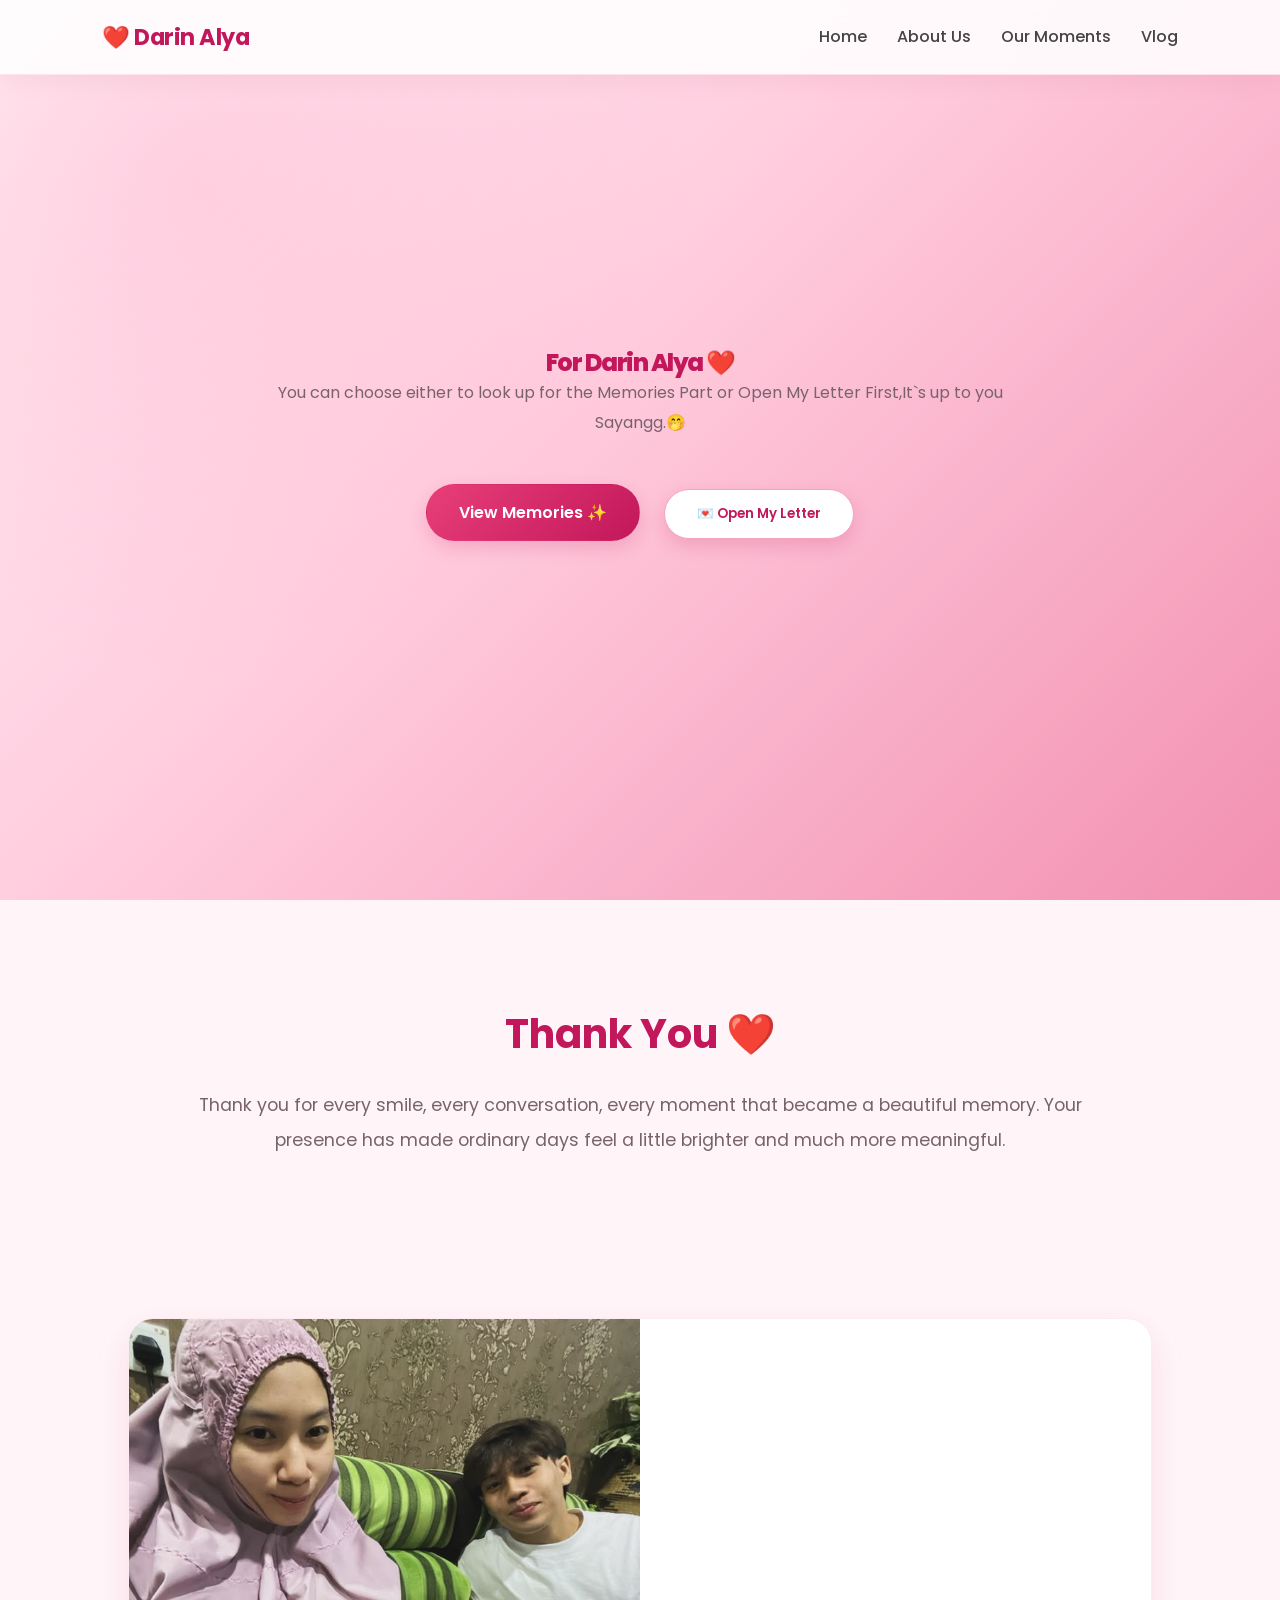
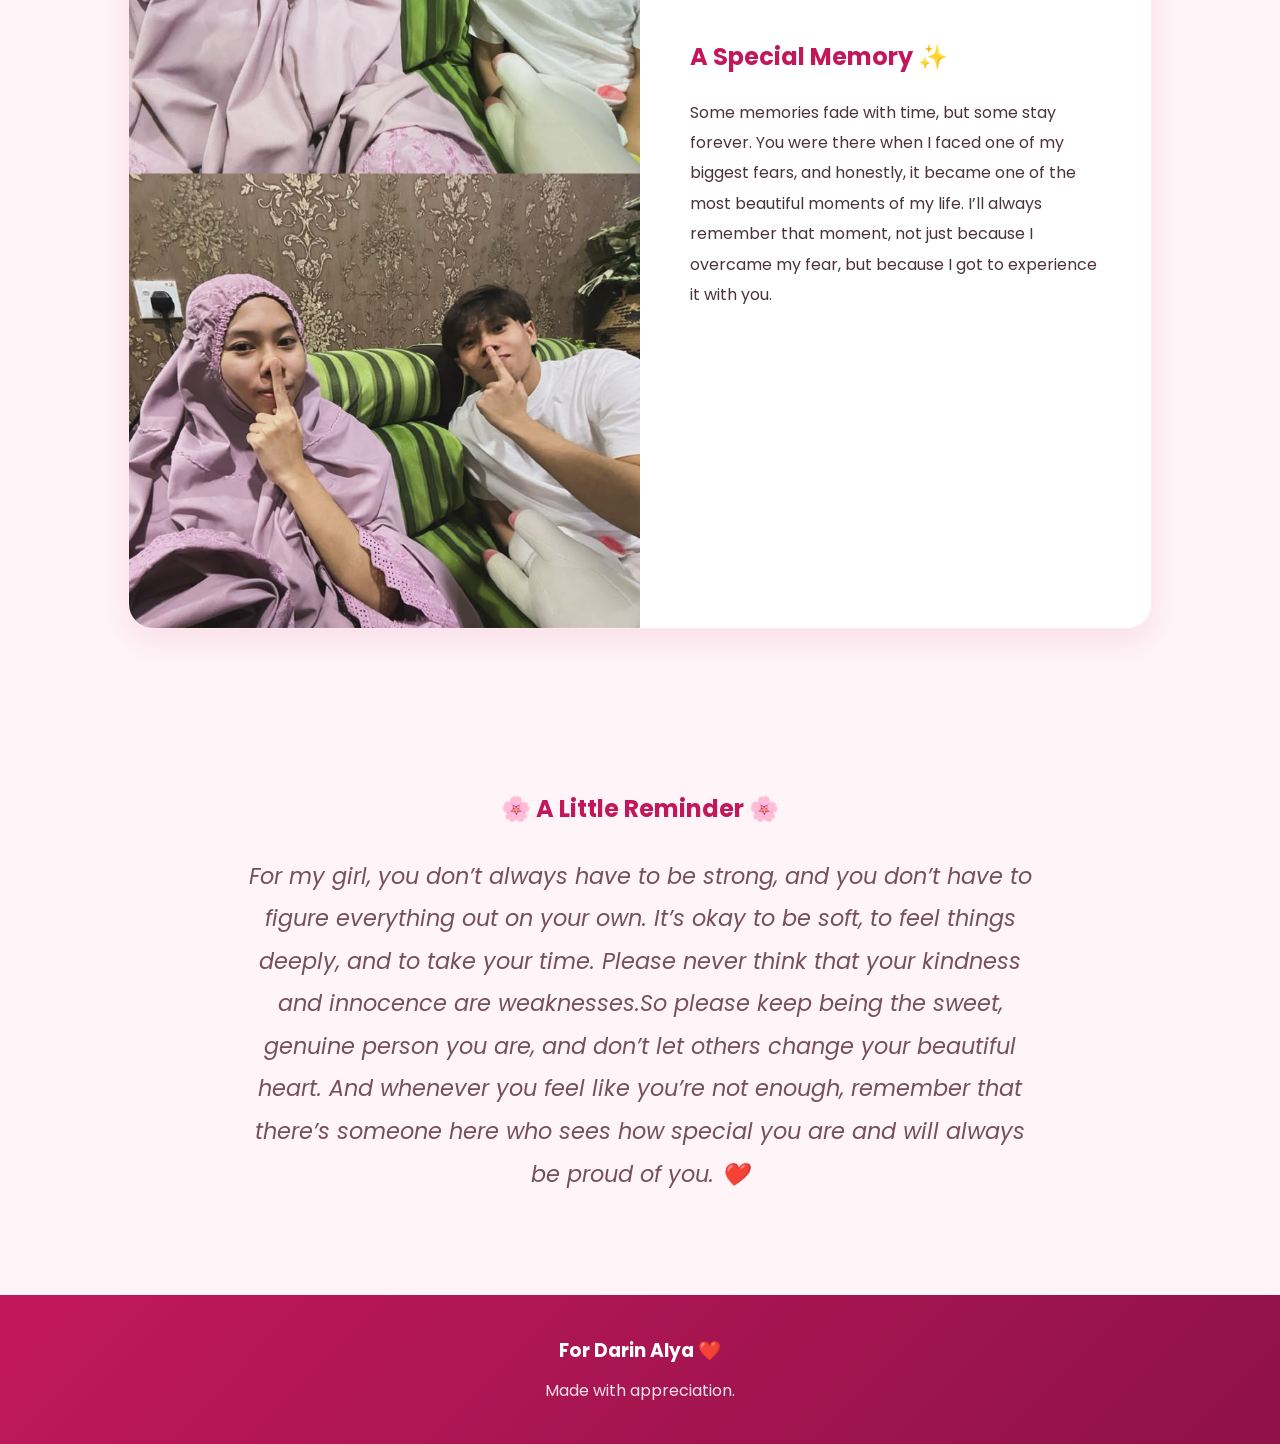
<file: index.html>
<!DOCTYPE html>
<html lang="en">

<head>
    <meta charset="UTF-8">
    <meta name="viewport" content="width=device-width, initial-scale=1.0">

    <title>For Darin Alya ❤️</title>

    <link href="https://fonts.googleapis.com/css2?family=Poppins:wght@300;400;500;600;700&display=swap"
        rel="stylesheet">

    <link rel="stylesheet" href="CSS/styleD.css">
</head>

<body>

    <!-- Floating Hearts -->
    <div class="hearts-container"></div>

    <!-- Navbar -->
    <nav class="navbar">

        <div class="logo">
            ❤️ Darin Alya
        </div>

        <ul class="nav-links" id="navLinks">
            <li><a href="/MyLovee/">Home</a></li>
            <li><a href="AboutUS.html">About Us</a></li>
            <li><a href="OurMoments.html">Our Moments</a></li>
            <li><a href="Vlog.html">Vlog</a></li>
        </ul>

        <div class="hamburger" id="hamburger">
            ☰
        </div>

    </nav>

    <!-- Hero Section -->
    <section class="hero">

        <div class="hero-overlay"></div>

        <div class="hero-content">

            <h1 class="fade-in">
                For Darin Alya ❤️
            </h1>

            <p class="fade-in delay-1">
                You can choose either to look up for the Memories Part or Open My Letter First,It`s up to you Sayangg.🤭
            </p>

            <div class="hero-buttons fade-in delay-2">

                <a href="OurMoments.html" class="btn">
                    View Memories ✨
                </a>

                <button class="btn btn-secondary" id="openLetter">
                    💌 Open My Letter
                </button>

            </div>

        </div>

    </section>

    <!-- Appreciation Section -->
    <section class="section reveal">

        <div class="container">

            <h2>Thank You ❤️</h2>

            <p class="section-text">
                Thank you for every smile,
                every conversation,
                every moment that became
                a beautiful memory.

                Your presence has made ordinary days
                feel a little brighter and much more meaningful.
            </p>

        </div>

    </section>

    <!-- Featured Memory -->
    <section class="memory-section reveal">

        <div class="memory-card">

            <img src="images/special moment.jpeg" alt="Memory">

            <div class="memory-content">

                <h2>A Special Memory ✨</h2>

                <p>
                    Some memories fade with time,
                    but some stay forever.
                    
                    You were there when I faced one of my biggest fears, and honestly, it became one of the most beautiful moments of my life.

                    I’ll always remember that moment, not just because I overcame my fear, but because I got to experience it with you.
                </p>

            </div>

        </div>

    </section>

    <!-- Quote Section -->
    <section class="quote-section reveal">

        <h2>🌸 A Little Reminder 🌸</h2>

        <blockquote>
            For my girl, you don’t always have to be strong, and you don’t have to figure everything out on your own. It’s okay to be soft, to feel things deeply, and to take your time.

            Please never think that your kindness and innocence are weaknesses.So please keep being the sweet, genuine person you are, and don’t let others change your beautiful heart.

            And whenever you feel like you’re not enough, remember that there’s someone here who sees how special you are and will always be proud of you. ❤️

        </blockquote>

    </section>

    <!-- Footer -->
    <footer>

        <h3>For Darin Alya ❤️</h3>

        <p>
            Made with appreciation.

    </footer>

    <!-- Letter Modal -->
    <div class="modal" id="letterModal">

        <div class="modal-content">

            <span class="close-btn" id="closeLetter">
                &times;
            </span>

            <h2>💌 Dear Darin Alya</h2>

            <p>
              It`s quite rare right Sayangg to have a letter from me from the website I truly made just for you?Hehe.So kmk mok kaka biasa jak rh sitok hehe.Mek sktauk senanya cmne mok pdh cmne polah kmk rsa salu mok ngga ktk,maybe sebab cara ktk senyum,cara ktk yapping, or simple dengan the way you carries yourself.Little things yang ktk sndrik x pernah fikir penting,somehow mek salu perasan or gago.

              Kadang-kadang nampak dari jaoh pun,dh tauk dpt polah kmk better and Sayangg is really someone kmk salu proud.Not just that,I want to make you feel seen,I want you to feel loved and I hope you will stay with your clingy and dramatic side.

              And the funny part is, You probably has no idea how much your existence menas to someone,ktk just being dirik sndrik,ya more than enough.

              I always pray that "Protect her in the places i could never reach,make her smile on the days i was not there to see it and i prayed for the wounds you never told me about,tears or anything".Loving you is not a burden Sayangg but is my desire and responsibility.Take Care Darin Alya.I love You!

                ❤️
            </p>

        </div>

    </div>

    <script>
    document.getElementById("openLetter").addEventListener("click", function() {
        document.getElementById("letterModal").style.display = "flex";
    });

    document.getElementById("closeLetter").addEventListener("click", function() {
        document.getElementById("letterModal").style.display = "none";
    });
    </script>

    <script src="Javascript/script.js"></script>

</body>

</html>
</file>
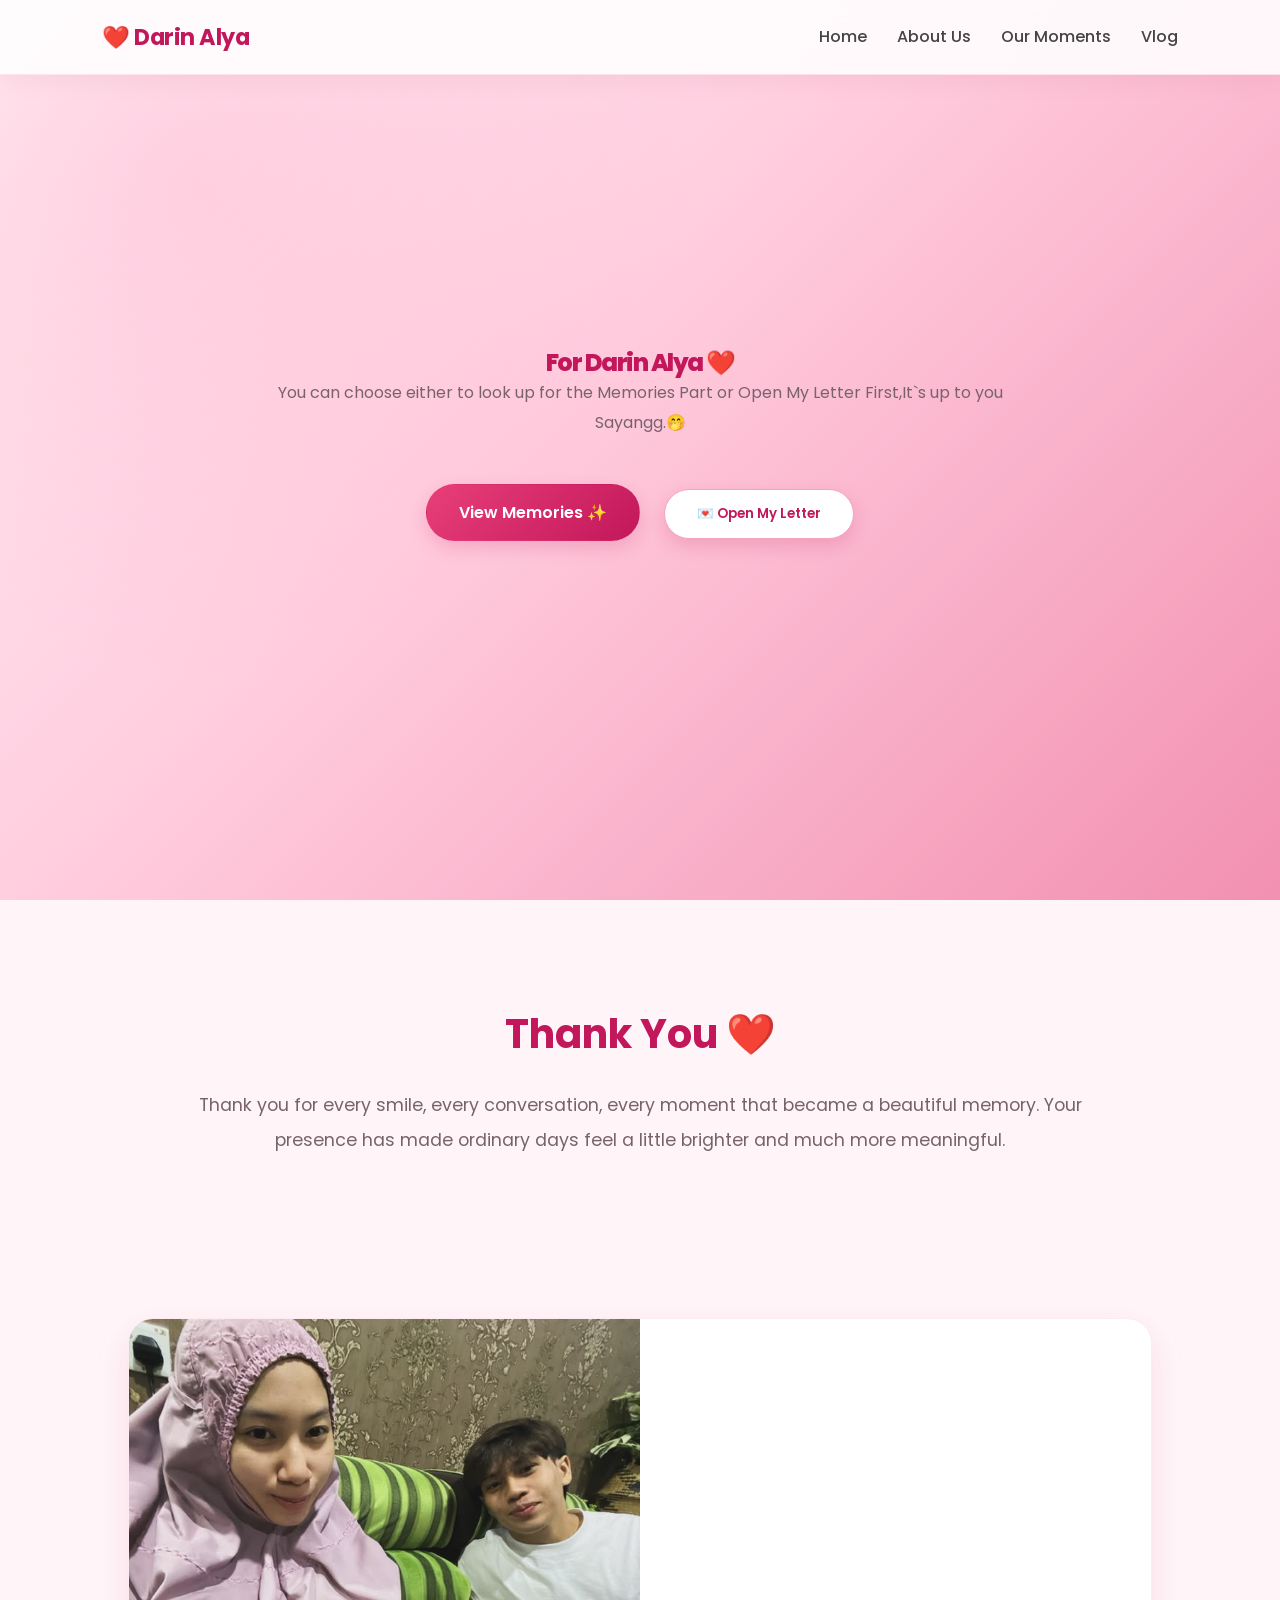
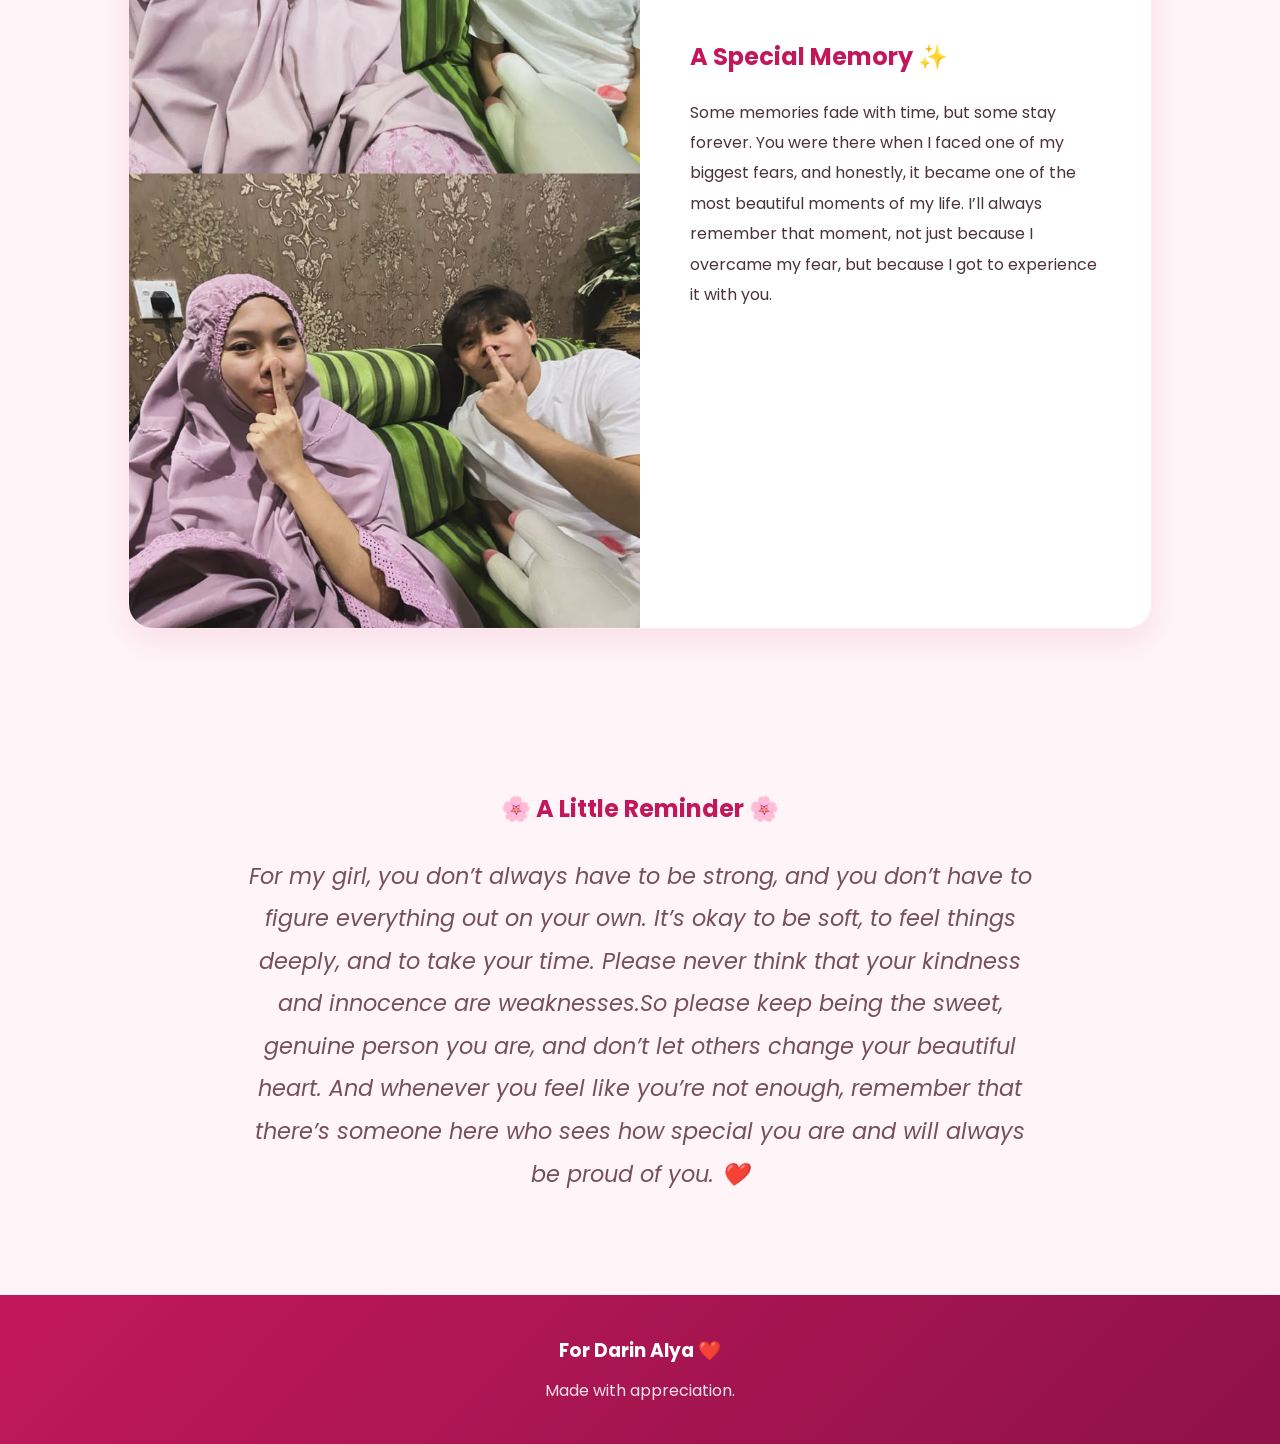
<file: Index.html>
<!DOCTYPE html>
<html lang="en">

<head>
    <meta charset="UTF-8">
    <meta name="viewport" content="width=device-width, initial-scale=1.0">

    <title>For Darin Alya ❤️</title>

    <link href="https://fonts.googleapis.com/css2?family=Poppins:wght@300;400;500;600;700&display=swap"
        rel="stylesheet">

    <link rel="stylesheet" href="CSS/styleD.css">
</head>

<body>

    <!-- Floating Hearts -->
    <div class="hearts-container"></div>

    <!-- Navbar -->
    <nav class="navbar">

        <div class="logo">
            ❤️ Darin Alya
        </div>

        <ul class="nav-links" id="navLinks">
            <li><a href="IndexD.html">Home</a></li>
            <li><a href="AboutUS.html">About Us</a></li>
            <li><a href="OurMoments.html">Our Moments</a></li>
            <li><a href="Vlog.html">Vlog</a></li>
        </ul>

        <div class="hamburger" id="hamburger">
            ☰
        </div>

    </nav>

    <!-- Hero Section -->
    <section class="hero">

        <div class="hero-overlay"></div>

        <div class="hero-content">

            <h1 class="fade-in">
                For Darin Alya ❤️
            </h1>

            <p class="fade-in delay-1">
                You can choose either to look up for the Memories Part or Open My Letter First,It`s up to you Sayangg.🤭
            </p>

            <div class="hero-buttons fade-in delay-2">

                <a href="OurMoments.html" class="btn">
                    View Memories ✨
                </a>

                <button class="btn btn-secondary" id="openLetter">
                    💌 Open My Letter
                </button>

            </div>

        </div>

    </section>

    <!-- Appreciation Section -->
    <section class="section reveal">

        <div class="container">

            <h2>Thank You ❤️</h2>

            <p class="section-text">
                Thank you for every smile,
                every conversation,
                every moment that became
                a beautiful memory.

                Your presence has made ordinary days
                feel a little brighter and much more meaningful.
            </p>

        </div>

    </section>

    <!-- Featured Memory -->
    <section class="memory-section reveal">

        <div class="memory-card">

            <img src="images\special moment.jpeg" alt="Memory">

            <div class="memory-content">

                <h2>A Special Memory ✨</h2>

                <p>
                    Some memories fade with time,
                    but some stay forever.
                    
                    You were there when I faced one of my biggest fears, and honestly, it became one of the most beautiful moments of my life.

                    I’ll always remember that moment, not just because I overcame my fear, but because I got to experience it with you.
                </p>

            </div>

        </div>

    </section>

    <!-- Quote Section -->
    <section class="quote-section reveal">

        <h2>🌸 A Little Reminder 🌸</h2>

        <blockquote>
            For my girl, you don’t always have to be strong, and you don’t have to figure everything out on your own. It’s okay to be soft, to feel things deeply, and to take your time.

            Please never think that your kindness and innocence are weaknesses.So please keep being the sweet, genuine person you are, and don’t let others change your beautiful heart.

            And whenever you feel like you’re not enough, remember that there’s someone here who sees how special you are and will always be proud of you. ❤️

        </blockquote>

    </section>

    <!-- Footer -->
    <footer>

        <h3>For Darin Alya ❤️</h3>

        <p>
            Made with appreciation.

    </footer>

    <!-- Letter Modal -->
    <div class="modal" id="letterModal">

        <div class="modal-content">

            <span class="close-btn" id="closeLetter">
                &times;
            </span>

            <h2>💌 Dear Darin Alya</h2>

            <p>
              It`s quite rare right Sayangg to have a letter from me from the website I truly made just for you?Hehe.So kmk mok kaka biasa jak rh sitok hehe.Mek sktauk senanya cmne mok pdh cmne polah kmk rsa salu mok ngga ktk,maybe sebab cara ktk senyum,cara ktk yapping, or simple dengan the way you carries yourself.Little things yang ktk sndrik x pernah fikir penting,somehow mek salu perasan or gago.

              Kadang-kadang nampak dari jaoh pun,dh tauk dpt polah kmk better and Sayangg is really someone kmk salu proud.Not just that,I want to make you feel seen,I want you to feel loved and I hope you will stay with your clingy and dramatic side.
              
              And the funny part is, You probably has no idea how much your existence menas to someone,ktk just being dirik sndrik,ya more than enough.

              I always pray that "Protect her in the places i could never reach,make her smile on the days i was not there to see it and i prayed for the wounds you never told me about,tears or anything".Loving you is not a burden Sayangg but is my desire and responsibility.Take Care Darin Alya.I love You!

                ❤️
            </p>

        </div>

    </div>

    <script>
    document.getElementById("openLetter").addEventListener("click", function() {
        document.getElementById("letterModal").style.display = "flex";
    });

    document.getElementById("closeLetter").addEventListener("click", function() {
        document.getElementById("letterModal").style.display = "none";
    });
    </script>

    <script src="Javascript/script.js"></script>

</body>

</html>
</file>
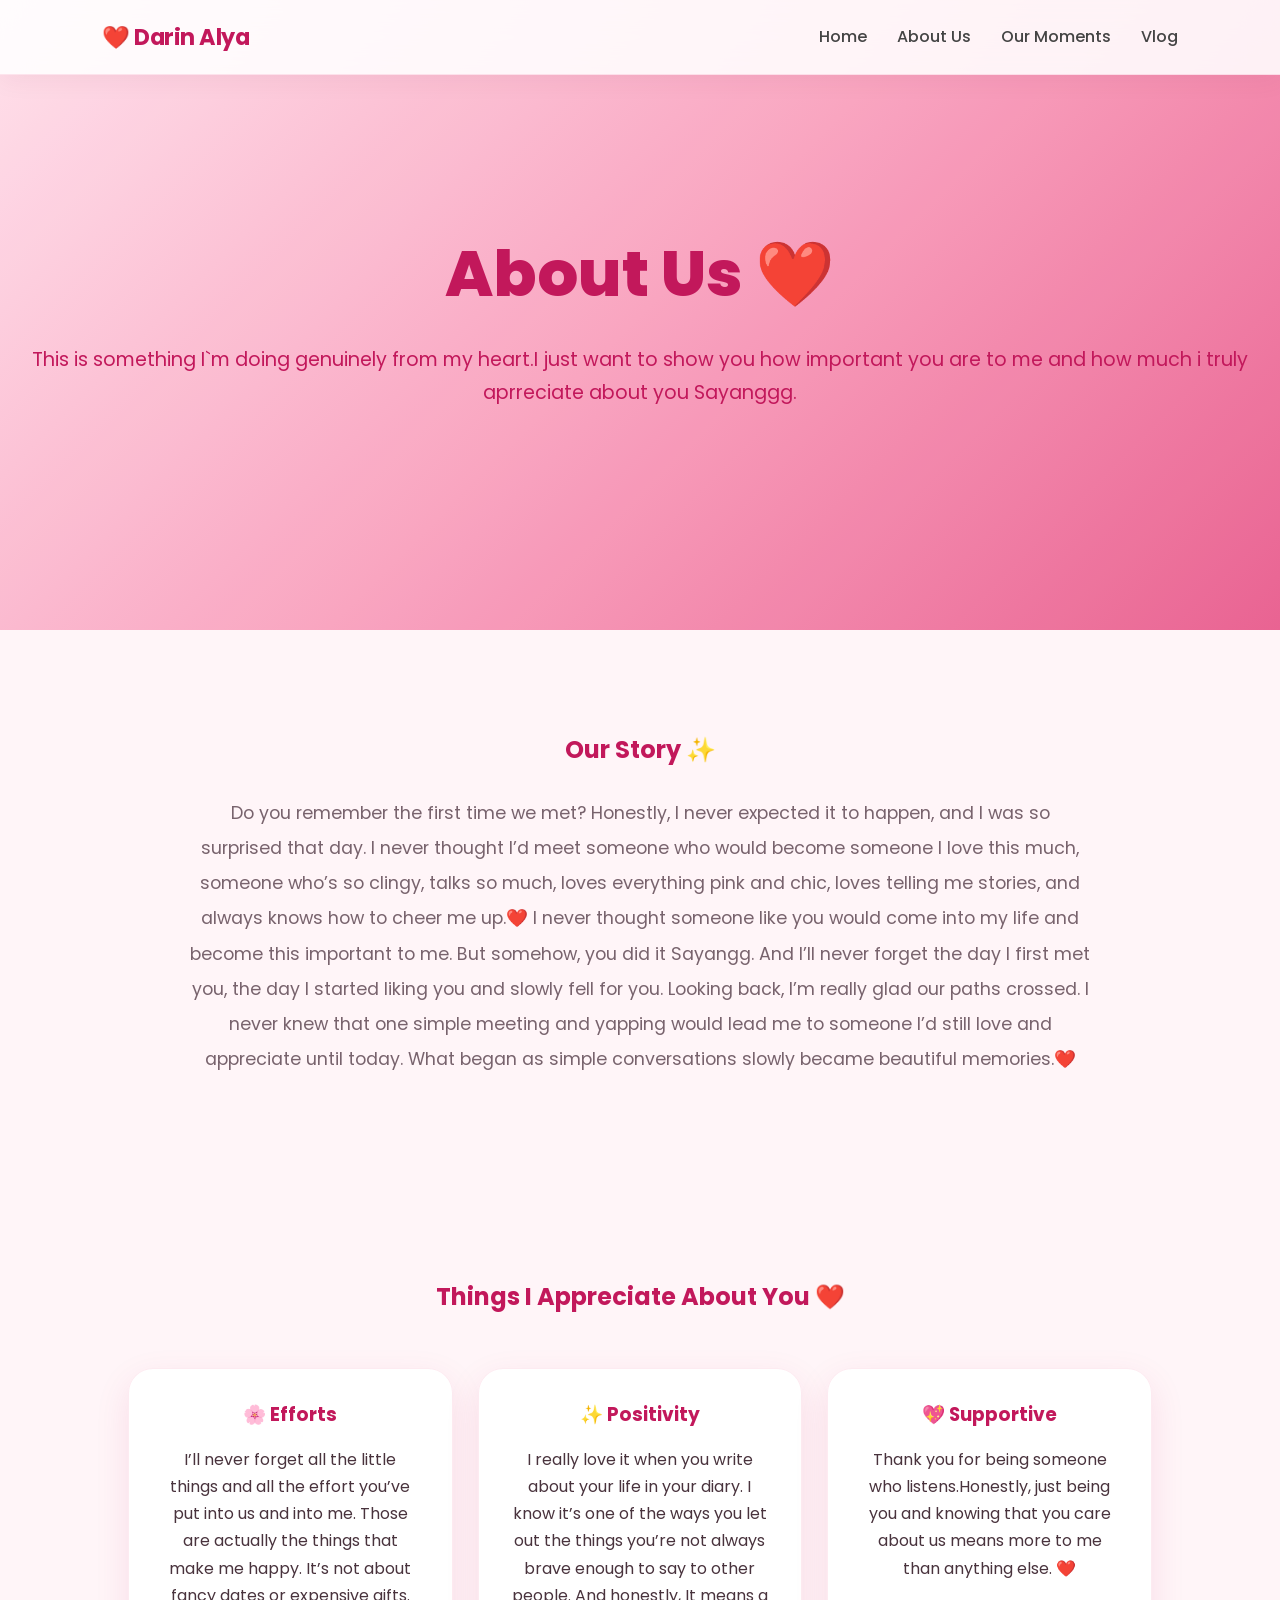
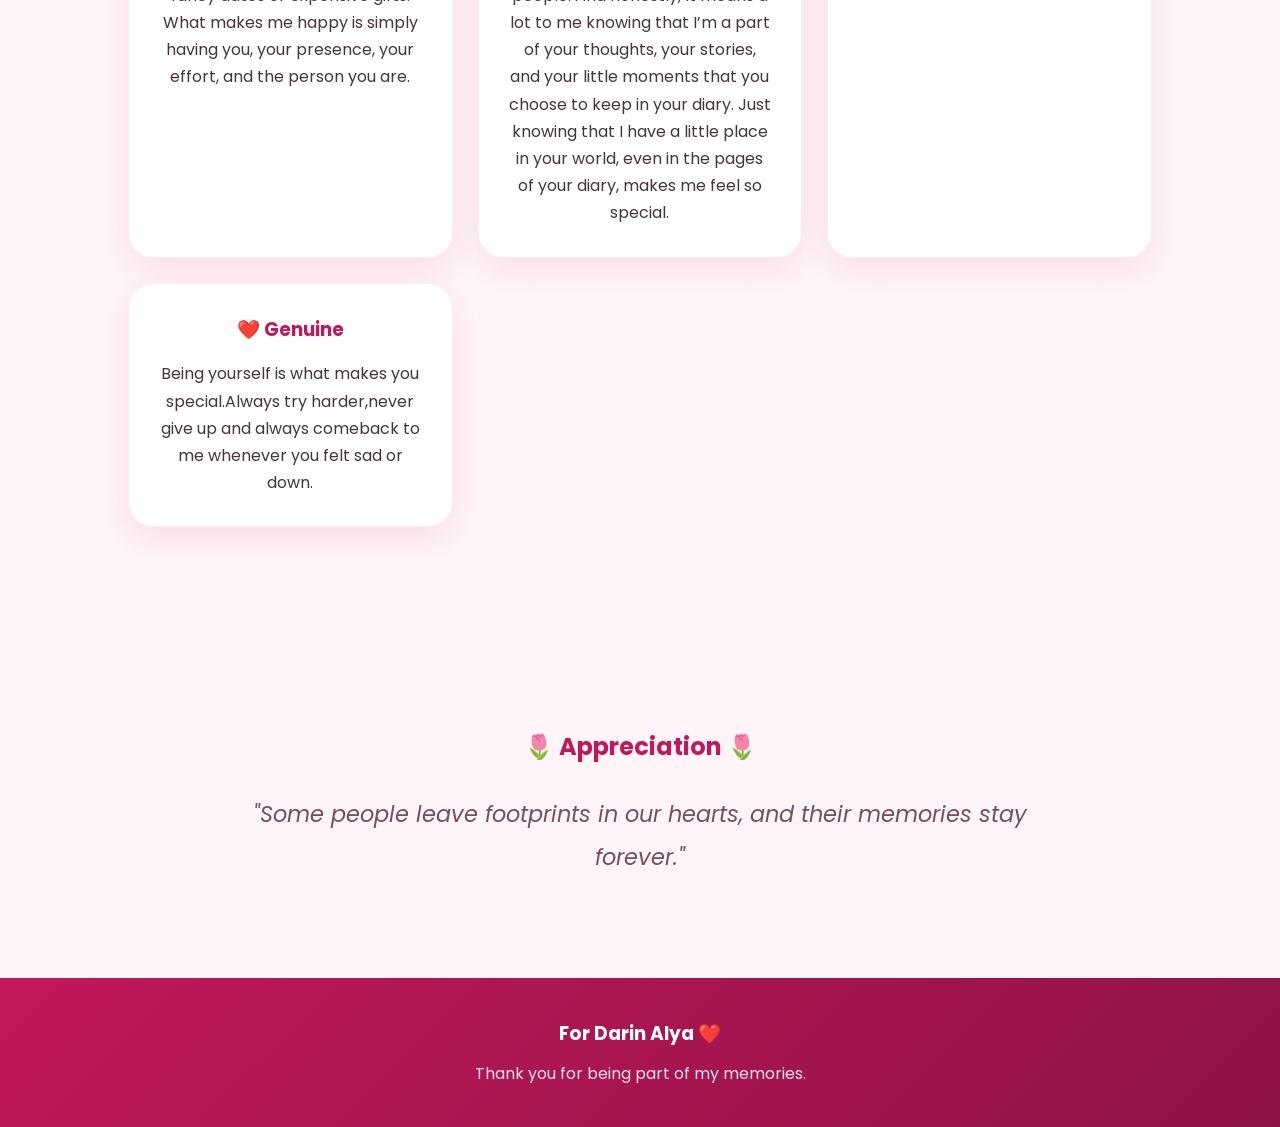
<file: AboutUS.html>
<!DOCTYPE html>
<html lang="en">

<head>
    <meta charset="UTF-8">
    <meta name="viewport" content="width=device-width, initial-scale=1.0">

    <title>About Us ❤️</title>

    <link href="https://fonts.googleapis.com/css2?family=Poppins:wght@300;400;500;600;700&display=swap"
        rel="stylesheet">

    <link rel="stylesheet" href="CSS/styleD.css">
</head>

<body>

    <!-- Floating Hearts -->
    <div class="hearts-container"></div>

    <!-- Navbar -->
    <nav class="navbar">

        <div class="logo">
            ❤️ Darin Alya
        </div>

        <ul class="nav-links" id="navLinks">
            <li><a href="/MyLovee/">Home</a></li>
            <li><a href="AboutUS.html">About Us</a></li>
            <li><a href="OurMoments.html">Our Moments</a></li>
            <li><a href="Vlog.html">Vlog</a></li>
        </ul>

        <div class="hamburger" id="hamburger">
            ☰
        </div>

    </nav>

    <!-- Hero -->

    <section class="about-hero">

        <div class="about-overlay"></div>

        <div class="about-content">

            <h1 id="aboutTitle"></h1>

            <p>
                This is something I`m doing genuinely from my heart.I just want to show you how important you are to me and how much i truly aprreciate about you Sayanggg.
            </p>

        </div>

    </section>

    <!-- Story -->

    <section class="about-story reveal">

        <h2>Our Story ✨</h2>

        <p>
            Do you remember the first time we met? Honestly, I never expected it to happen, and I was so surprised that day. I never thought I’d meet someone who would become someone I love this much, someone who’s so clingy, talks so much, loves everything pink and chic, loves telling me stories, and always knows how to cheer me up.❤️

            I never thought someone like you would come into my life and become this important to me. But somehow, you did it Sayangg. And I’ll never forget the day I first met you, the day I started liking you and slowly fell for you.

            Looking back, I’m really glad our paths crossed. I never knew that one simple meeting and yapping would lead me to someone I’d still love and appreciate until today. 
            What began as simple conversations slowly became beautiful memories.❤️

        </p>

    </section>

    <!-- Appreciation Cards -->

    <section class="qualities reveal">

        <h2>Things I Appreciate About You ❤️</h2>

        <div class="qualities-grid">

            <div class="quality-card">
                <h3>🌸 Efforts</h3>
                <p>
                    I’ll never forget all the little things and all the effort you’ve put into us and into me. Those are actually the things that make me happy. It’s not about fancy dates or expensive gifts. What makes me happy is simply having you, your presence, your effort, and the person you are.
                </p>
            </div>

            <div class="quality-card">
                <h3>✨ Positivity</h3>
                <p>
                    I really love it when you write about your life in your diary. I know it’s one of the ways you let out the things you’re not always brave enough to say to other people. And honestly, 
                    It means a lot to me knowing that I’m a part of your thoughts, your stories, and your little moments that you choose to keep in your diary. Just knowing that I have a little place in your world, even in the pages of your diary, makes me feel so special.

                </p>
            </div>

            <div class="quality-card">
                <h3>💖 Supportive</h3>
                <p>
                    Thank you for being someone who listens.Honestly, just being you and knowing that you care about us means more to me than anything else. ❤️
                </p>
            </div>

            <div class="quality-card">
                <h3>❤️ Genuine</h3>
                <p>
                    Being yourself is what makes you special.Always try harder,never give up and always comeback to me whenever you felt sad or down.
                </p>
            </div>

        </div>

    </section>

    <!-- Quote -->

    <section class="quote-section reveal">

        <h2>🌷 Appreciation 🌷</h2>

        <blockquote>
            "Some people leave footprints in our hearts,
            and their memories stay forever."
        </blockquote>

    </section>

    <!-- Footer -->

    <footer>

        <h3>For Darin Alya ❤️</h3>

        <p>
            Thank you for being part of my memories.
        </p>

    </footer>

    <script src="Javascript/script.js"></script>

</body>

</html>
</file>
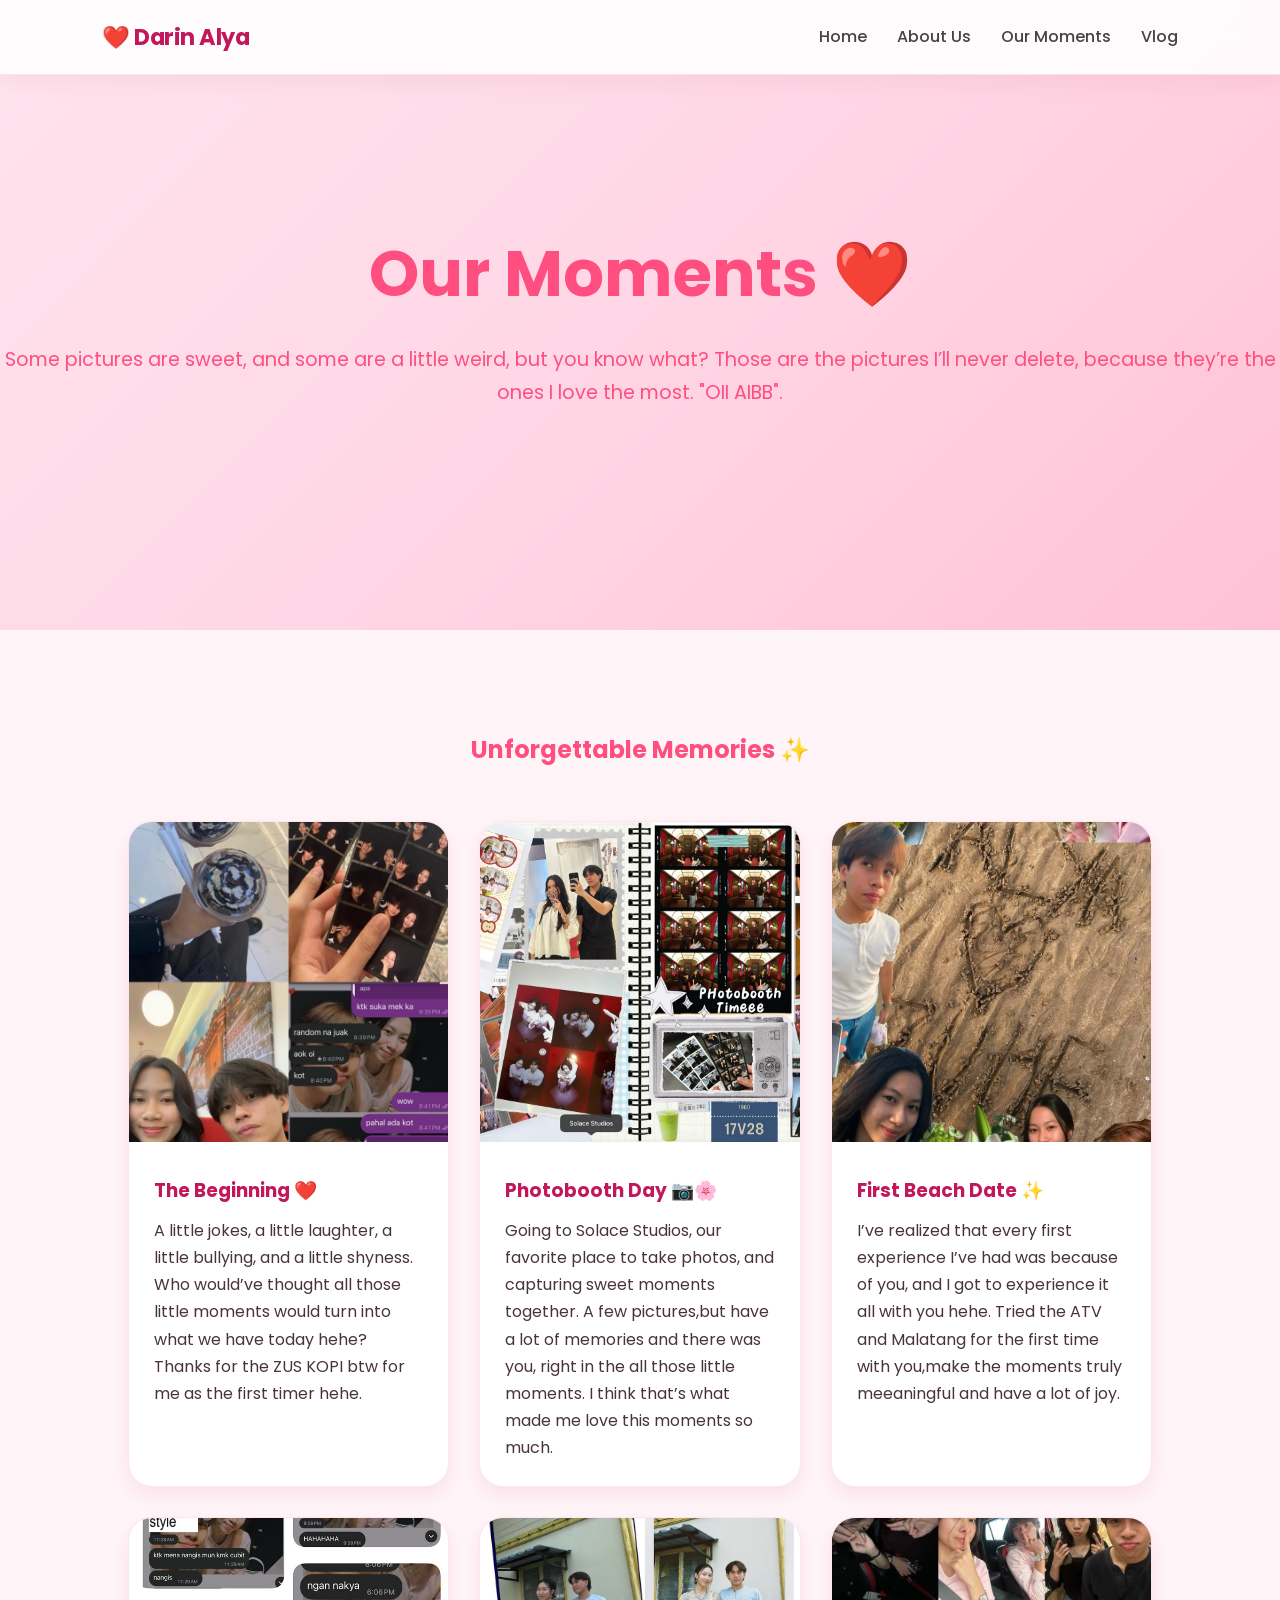
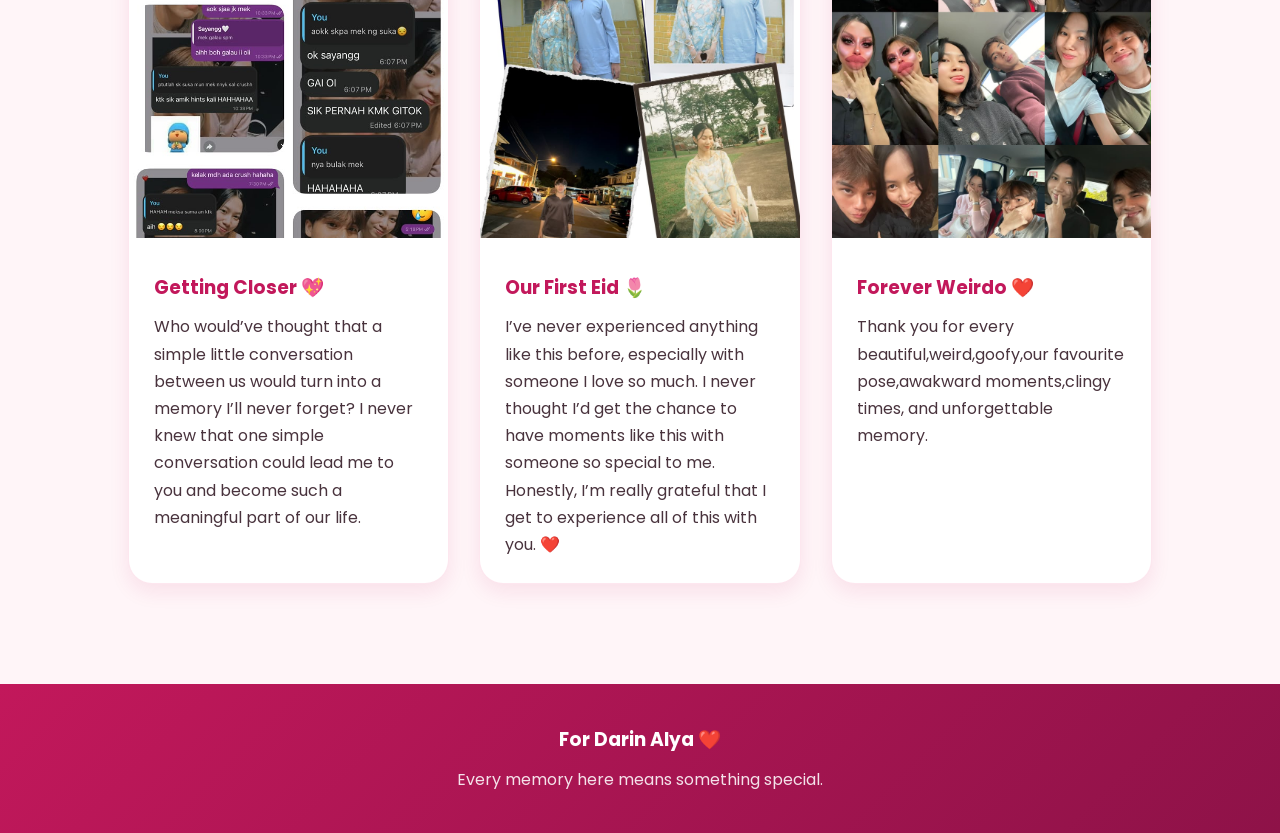
<file: OurMoments.html>
<!DOCTYPE html>
<html lang="en">

<head>
    <meta charset="UTF-8">
    <meta name="viewport" content="width=device-width, initial-scale=1.0">
    <title>Our Moments ❤️</title>

    <link rel="stylesheet" href="CSS/styleD.css">
</head>

<body>

    <div class="hearts-container"></div>

    <!-- Navbar -->
    <nav class="navbar">

        <div class="logo">
            ❤️ Darin Alya
        </div>

        <ul class="nav-links" id="navLinks">
            <li><a href="/MyLovee/">Home</a></li>
            <li><a href="AboutUS.html">About Us</a></li>
            <li><a href="OurMoments.html">Our Moments</a></li>
            <li><a href="Vlog.html">Vlog</a></li>
        </ul>

        <div class="hamburger" id="hamburger">
            ☰
        </div>

    </nav>

    <!-- Hero -->

    <section class="moments-hero">

        <div class="moments-overlay"></div>

        <div class="moments-content">

            <h1 id="momentsTitle"></h1>

            <p>
                Some pictures are sweet, and some are a little weird, but you know what? Those are the pictures I’ll never delete, because they’re the ones I love the most. "OII AIBB".

            </p>

        </div>

    </section>

    <!-- Gallery -->

    <section class="moments-section reveal">

        <h2>Unforgettable Memories ✨</h2>

        <div class="moments-grid">

            <div class="moment-card reveal">
                <img src="images\First Chap.jpeg" alt="beginning" class="gallery-img">

                <div class="moment-info">
                    <h3>The Beginning ❤️</h3>
                    <p>
                       A little jokes, a little laughter, a little bullying, and a little shyness. Who would’ve thought all those little moments would turn into what we have today hehe?Thanks for the ZUS KOPI btw for me as the first timer hehe.

                    </p>
                </div>
            </div>

            <div class="moment-card reveal">
                <img src="images\Photobooth pictures.jpeg" alt="photobooth" class="gallery-img">

                <div class="moment-info">
                    <h3>Photobooth Day 📷🌸</h3>
                    <p>
                        Going to Solace Studios, our favorite place to take photos, and capturing sweet moments together.
                        A few pictures,but have a lot of memories and there was you, right in the all those little moments. I think that’s what made me love this moments so much.

                    </p>
                </div>
            </div>

            <div class="moment-card reveal">
                <img src="images\Beach date.jpeg" alt="beach" class="gallery-img">

                <div class="moment-info">
                    <h3>First Beach Date ✨</h3>
                    <p>
                        I’ve realized that every first experience I’ve had was because of you, and I got to experience it all with you hehe.
                        Tried the ATV and Malatang for the first time with you,make the moments truly meeaningful and have a lot of joy.
                    </p>
                </div>
            </div>

            <div class="moment-card reveal">
                <img src="images\chat lmk.jpeg" alt="sweet" class="gallery-img">

                <div class="moment-info">
                    <h3>Getting Closer 💖</h3>
                    <p>
                        Who would’ve thought that a simple little conversation between us would turn into a memory I’ll never forget?

                        I never knew that one simple conversation could lead me to you and become such a meaningful part of our life.

                    </p>
                </div>
            </div>

            <div class="moment-card reveal">
                <img src="images\first eid.jpeg" alt="eid" class="gallery-img">

                <div class="moment-info">
                    <h3>Our First Eid  🌷</h3>
                    <p>
                        I’ve never experienced anything like this before, especially with someone I love so much. I never thought I’d get the chance to have moments like this with someone so special to me. Honestly, I’m really grateful that I get to experience all of this with you. ❤️

                </div>
            </div>

            <div class="moment-card reveal">
                <img src="images\weirdo pictures.jpeg" alt="weirdo" class="gallery-img">

                <div class="moment-info">
                    <h3>Forever Weirdo ❤️</h3>
                    <p>
                        Thank you for every beautiful,weird,goofy,our favourite pose,awakward moments,clingy times, and unforgettable memory.
                    </p>
                </div>
            </div>

        </div>

    </section>

    <!-- Lightbox -->

    <div class="lightbox" id="lightbox">

        <span class="close-lightbox">&times;</span>

        <img id="lightbox-img">

    </div>

    <!-- Footer -->

    <footer>

        <h3>For Darin Alya ❤️</h3>

        <p>
            Every memory here means something special.
        </p>

    </footer>

    <script src="Javascript/script.js"></script>

    <script>

        const galleryImages =
            document.querySelectorAll(".gallery-img");

        const lightbox =
            document.getElementById("lightbox");

        const lightboxImg =
            document.getElementById("lightbox-img");

        const closeLightbox =
            document.querySelector(".close-lightbox");

        galleryImages.forEach(img => {

            img.addEventListener("click", () => {

                lightbox.style.display = "flex";

                lightboxImg.src = img.src;

            });

        });

        closeLightbox.addEventListener("click", () => {

            lightbox.style.display = "none";

        });

        lightbox.addEventListener("click", (e) => {

            if (e.target === lightbox) {

                lightbox.style.display = "none";

            }

        });

    </script>

</body>

</html>
</file>
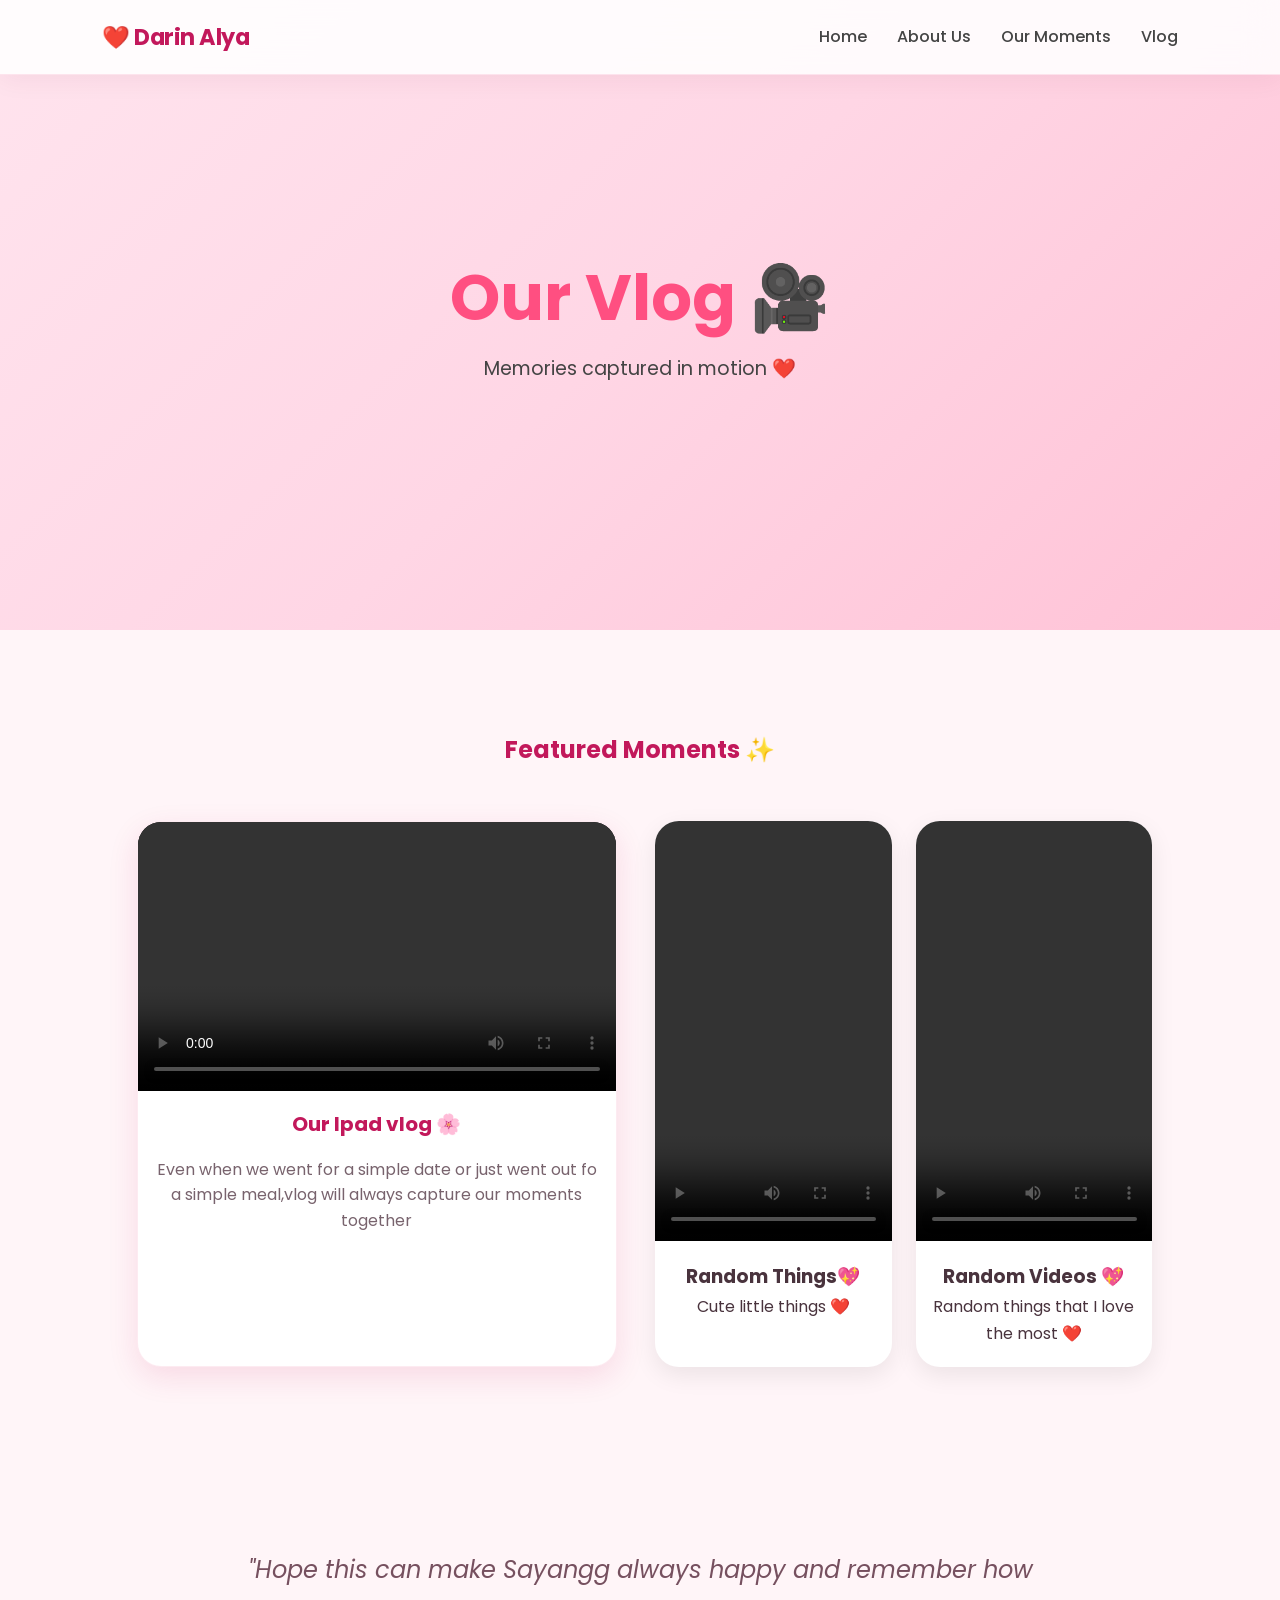
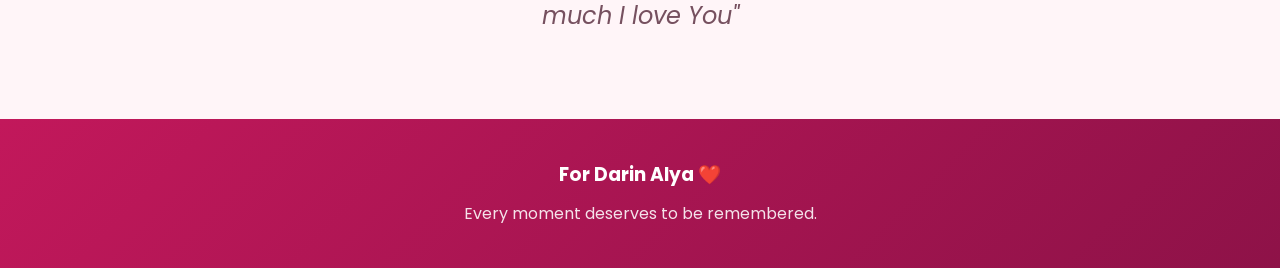
<file: Vlog.html>
<!DOCTYPE html>
<html lang="en">

<head>
    <meta charset="UTF-8">
    <meta name="viewport" content="width=device-width, initial-scale=1.0">
    <title>Vlog ❤️ Darin Alya</title>

    <link href="https://fonts.googleapis.com/css2?family=Poppins:wght@300;400;500;600;700&display=swap" rel="stylesheet">

    <link rel="stylesheet" href="CSS/styleD.css">
</head>

<body>

<!-- Floating Hearts -->
<div class="hearts-container"></div>

<!-- Navbar -->
<nav class="navbar">

    <div class="logo">❤️ Darin Alya</div>

    <ul class="nav-links" id="navLinks">
        <li><a href="/MyLovee/">Home</a></li>
        <li><a href="AboutUS.html">About Us</a></li>
        <li><a href="OurMoments.html">Our Moments</a></li>
        <li><a href="Vlog.html">Vlog</a></li>
    </ul>

    <div class="hamburger" id="hamburger">☰</div>

</nav>

<!-- HERO -->
<section class="vlog-hero">

    <div class="vlog-content">
        <h1 id="vlogTitle"></h1>
        <p>Memories captured in motion ❤️</p>
    </div>

</section>

<!-- VIDEO SECTION -->
<section class="vlog-section reveal">

    <h2>Featured Moments ✨</h2>

    <div class="vlog-grid">

        <!-- Card 1 -->
        <div class="vlog-card reveal">
            <div class="video-box">
                <video controls>
                    <source src="video\IMG_0340.mp4" type="video/mp4">
                </video>
            </div>
            <h3>Our Ipad vlog 🌸</h3>
            <p>Even when we went for a simple date or just went out fo a simple meal,vlog will always capture our moments together</p>
        </div>

        
    <div class="video-container">

        <div class="video-card">
            <video controls>
                <source src="video\IMG_0874.mp4" type="video/mp4">
            </video>
            <div class="video-info">
            <h3>Random Things💖</h3>
            <p>Cute little things ❤️</p>
        </div>
    </div>

        <div class="video-card">
            <video controls>
                <source src="video\IMG_0872.mp4" type="video/mp4">
            </video>
            <div class="video-info">
            <h3>Random Videos 💖</h3>
            <p>Random things that I love the most ❤️</p>
        </div>

    </div>


</section>

<!-- QUOTE -->
<section class="vlog-quote">

    <blockquote>
        "Hope this can make Sayangg always happy and remember how much I love You"
    </blockquote>

</section>

<!-- FOOTER -->
<footer>
    <h3>For Darin Alya ❤️</h3>
    <p>Every moment deserves to be remembered.</p>
</footer>

<script src="Javascript/script.js"></script>

</body>
</html>
</file>
<file: CSS/styleD.css>
/* ==========================
   GOOGLE FONT
========================== */
@import url('https://fonts.googleapis.com/css2?family=Poppins:wght@300;400;500;600;700;800&display=swap');

/* ==========================
   RESET
========================== */
*{
    margin:0;
    padding:0;
    box-sizing:border-box;
    font-family:'Poppins',sans-serif;
}

html{
    scroll-behavior:smooth;
}

body{
    background:#fff8fb;
    color:#444;
    overflow-x:hidden;
}

/* ==========================
   FLOATING HEARTS
========================== */
.hearts-container{
    position:fixed;
    width:100%;
    height:100%;
    top:0;
    left:0;
    pointer-events:none;
    z-index:1;
}

.heart{
    position:absolute;
    color:#ff7aa2;
    animation:floatHeart linear forwards;
    opacity:.8;
}

@keyframes floatHeart{
    from{
        transform:translateY(100vh) scale(.8);
        opacity:1;
    }

    to{
        transform:translateY(-120px) scale(1.5);
        opacity:0;
    }
}

/* ==========================
   NAVBAR
========================== */
.navbar{
    position:fixed;
    top:0;
    left:0;
    width:100%;
    z-index:1000;

    display:flex;
    justify-content:space-between;
    align-items:center;

    padding:18px 8%;

    background:rgba(255,255,255,.2);
    backdrop-filter:blur(15px);
    border-bottom:1px solid rgba(255,255,255,.3);
}

.logo{
    font-size:1.4rem;
    font-weight:700;
    color:#ff4f81;
}

.nav-links{
    display:flex;
    list-style:none;
    gap:30px;
}

.nav-links a{
    text-decoration:none;
    color:#444;
    font-weight:500;
    transition:.3s;
}

.nav-links a:hover{
    color:#ff4f81;
}

.hamburger{
    display:none;
    font-size:1.8rem;
    cursor:pointer;
}

/* ==========================
   HERO SECTION
========================== */
.hero{
    height:100vh;

    background:
    linear-gradient(
        135deg,
        #fff0f5,
        #ffd6e5,
        #ffc2d6,
        #ffb3c9
    );

    display:flex;
    justify-content:center;
    align-items:center;

    text-align:center;
    position:relative;
}

.hero-overlay{
    position:absolute;
    width:100%;
    height:100%;
    background:rgba(255,255,255,.05);
}

.hero-content{
    position:relative;
    z-index:10;
    max-width:800px;
    padding:20px;
}

.hero-content h1{
    color:#ff4f81;
    text-shadow:none;
}

.hero-content p{
    color:#555;
}

.hero-buttons{
    margin-top:35px;
}

/* ==========================
   BUTTONS
========================== */
.btn{
    display:inline-block;

    padding:14px 32px;
    margin:10px;

    border:none;
    border-radius:50px;

    background:#ff4f81;
    color:white;

    text-decoration:none;
    cursor:pointer;

    transition:.3s;
}

.btn:hover{
    transform:translateY(-5px);
    box-shadow:0 10px 25px rgba(255,79,129,.4);
}

.btn-secondary{
    background:white;
    color:#ff4f81;
}

/* ==========================
   SECTION
========================== */
.section{
    padding:100px 10%;
    text-align:center;
}

.container{
    max-width:900px;
    margin:auto;
}

.section h2{
    color:#ff4f81;
    margin-bottom:20px;
    font-size:2.5rem;
}

.section-text{
    font-size:1.1rem;
    line-height:2;
}

/* ==========================
   MEMORY CARD
========================== */
.memory-section{
    padding:60px 10%;
}

.memory-card{
    background:white;

    border-radius:30px;

    overflow:hidden;

    display:grid;
    grid-template-columns:1fr 1fr;

    box-shadow:0 15px 40px rgba(0,0,0,.08);
}

.memory-card img{
    width:100%;
    height:100%;
    object-fit:cover;
}

.memory-content{
    padding:50px;
    display:flex;
    flex-direction:column;
    justify-content:center;
}

.memory-content h2{
    color:#ff4f81;
    margin-bottom:20px;
}

.memory-content p{
    line-height:1.9;
}

/* ==========================
   QUOTE SECTION
========================== */
.quote-section{
    padding:100px 10%;
    text-align:center;
}

.quote-section h2{
    color:#ff4f81;
    margin-bottom:25px;
}

.quote-section blockquote{
    max-width:800px;
    margin:auto;

    font-size:1.4rem;
    line-height:1.8;

    color:#666;
    font-style:italic;
}

/* ==========================
   FOOTER
========================== */
footer{
    background:#ff4f81;
    color:white;
    text-align:center;
    padding:40px 20px;
}

footer h3{
    margin-bottom:10px;
}

/* ==========================
   MODAL LETTER
========================== */
.modal{
    position:fixed;
    top:0;
    left:0;

    width:100%;
    height:100%;

    display:none;
    justify-content:center;
    align-items:center;

    background:rgba(0,0,0,.6);

    z-index:5000;
}

.modal-content{
    background:white;

    width:90%;
    max-width:650px;

    padding:40px;

    border-radius:25px;

    position:relative;

    animation:popup .4s ease;
}

@keyframes popup{
    from{
        transform:scale(.7);
        opacity:0;
    }

    to{
        transform:scale(1);
        opacity:1;
    }
}

.modal-content h2{
    color:#ff4f81;
    margin-bottom:20px;
}

.modal-content p{
    line-height:2;
}

.close-btn{
    position:absolute;
    top:15px;
    right:20px;

    font-size:2rem;
    cursor:pointer;
}

/* ==========================
   REVEAL ANIMATION
========================== */
.reveal.active{
    opacity:1;
    transform:translateY(0);
}

/* ==========================
   FADE IN HERO
========================== */
.fade-in{
    animation:fadeUp 1s ease forwards;
}

.delay-1{
    animation-delay:.3s;
}

.delay-2{
    animation-delay:.6s;
}

@keyframes fadeUp{

    from{
        opacity:0;
        transform:translateY(30px);
    }

    to{
        opacity:1;
        transform:translateY(0);
    }
}

/* ==========================
   MOBILE
========================== */
@media(max-width:768px){

    .hamburger{
        display:block;
    }

    .nav-links{
        position:absolute;
        top:80px;
        right:0;

        width:250px;

        flex-direction:column;

        background:white;

        padding:25px;

        display:none;

        box-shadow:0 10px 30px rgba(0,0,0,.1);
    }

    .nav-links.active{
        display:flex;
    }

    .hero-content h1{
        font-size:2.8rem;
    }

    .hero-content p{
        font-size:1rem;
    }

    .memory-card{
        grid-template-columns:1fr;
    }

    .memory-content{
        padding:30px;
    }

    .section{
        padding:80px 8%;
    }

    .quote-section blockquote{
        font-size:1.1rem;
    }

    .btn{
        width:100%;
        max-width:280px;
    }
}

/* ==========================
   ABOUT PAGE
========================== */

.about-hero{
    height:70vh;

    background:
    linear-gradient(
        135deg,
        #ffd6e5,
        #ffc2d6,
        #ffb3c9
    );

    display:flex;
    justify-content:center;
    align-items:center;

    text-align:center;

    position:relative;
}

.about-overlay{

    position:absolute;
    width:100%;
    height:100%;

    background:rgba(255,255,255,.05);
}

.about-content{
    position:relative;
    z-index:10;
    color:#ff4f81;
    padding:20px;
}

.about-content h1{

    font-size:4rem;
    margin-bottom:15px;
}

.about-content p{

    font-size:1.2rem;
}

.about-story{

    padding:100px 10%;
    text-align:center;
}

.about-story h2{

    color:#ff4f81;
    margin-bottom:25px;
}

.about-story p{

    max-width:900px;
    margin:auto;

    line-height:2;
    font-size:1.1rem;
}

.qualities{

    padding:100px 10%;
    text-align:center;
}

.qualities h2{

    color:#ff4f81;
    margin-bottom:50px;
}

.qualities-grid{

    display:grid;

    grid-template-columns:
    repeat(auto-fit,minmax(250px,1fr));

    gap:25px;
}

.quality-card{

    background:white;

    padding:30px;

    border-radius:25px;

    box-shadow:
    0 15px 35px rgba(0,0,0,.08);

    transition:.3s;
}

.quality-card:hover{

    transform:translateY(-10px);
}

.quality-card h3{

    color:#ff4f81;
    margin-bottom:15px;
}

@media(max-width:768px){

    .about-content h1{
        font-size:2.7rem;
    }

    .about-content p{
        font-size:1rem;
    }
}

/* ==========================
   OUR MOMENTS PAGE
========================== */

.moments-hero{
    height:70vh;

    background:
    linear-gradient(
        135deg,
        #ffe4ee,
        #ffd6e5,
        #ffc2d6
    );

    display:flex;
    justify-content:center;
    align-items:center;

    text-align:center;

    position:relative;
}

.moments-overlay{

    position:absolute;

    width:100%;
    height:100%;
}

.moments-content{
    color:#ff4f81;
}   

.moments-content h1{

    font-size:4rem;
    margin-bottom:15px;
}

.moments-content p{

    font-size:1.2rem;
}

.moments-section{

    padding:100px 10%;
}

.moments-section h2{

    text-align:center;

    color:#ff4f81;

    margin-bottom:50px;
}

.moments-grid{

    display:grid;

    grid-template-columns:
    repeat(auto-fit,minmax(320px,1fr));

    gap:30px;
}

.moment-card{

    background:white;

    border-radius:25px;

    overflow:hidden;

    box-shadow:
    0 15px 35px rgba(0,0,0,.08);

    transition:.4s;
}

.moment-card:hover{

    transform:translateY(-12px);
}

.moment-card img{

    width:100%;
    height:320px;

    object-fit:cover;

    cursor:pointer;
}

.moment-info{

    padding:25px;
}

.moment-info h3{

    color:#ff4f81;
    margin-bottom:10px;
}

.moment-info p{

    line-height:1.7;
}

/* ==========================
   LIGHTBOX
========================== */

.lightbox{

    display:none;

    position:fixed;

    top:0;
    left:0;

    width:100%;
    height:100%;

    background:
    rgba(0,0,0,.9);

    justify-content:center;
    align-items:center;

    z-index:9999;
}

.lightbox img{

    max-width:90%;
    max-height:85%;

    border-radius:20px;
}

.close-lightbox{

    position:absolute;

    top:20px;
    right:35px;

    color:white;

    font-size:3rem;

    cursor:pointer;
}

/* MOBILE */

@media(max-width:768px){

    .moments-content h1{

        font-size:2.7rem;
    }

    .moments-content p{

        font-size:1rem;
    }

    .moment-card img{

        height:250px;
    }
}

.timeline-box{
    opacity:0;
    transform:translateY(40px);
}

/* ==========================
   VLOG PAGE
========================== */

.vlog-hero{
    height:70vh;
    display:flex;
    justify-content:center;
    align-items:center;
    text-align:center;

    background:linear-gradient(
        135deg,
        #ffe4ee,
        #ffd6e5,
        #ffc2d6
    );

    position:relative;
}

.vlog-content h1{
    font-size:4rem;
    color:#ff4f81;
}

.vlog-content p{
    font-size:1.2rem;
    color:#444;
}

/* SECTION */
.vlog-section{
    padding:100px 10%;
    text-align:center;
}

.vlog-section h2{
    color:#ff4f81;
    margin-bottom:50px;
}

/* GRID */
.vlog-grid{
    display:grid;
    grid-template-columns:repeat(auto-fit,minmax(300px,1fr));
    gap:30px;
}

/* CARD */
.vlog-card{
    background:white;
    border-radius:25px;
    overflow:hidden;
    box-shadow:0 15px 35px rgba(0,0,0,.08);
    transition:0.3s;
}

.vlog-card:hover{
    transform:translateY(-10px);
}

/* VIDEO */
.video-box video{
    width:100%;
    height:220px;
    object-fit:cover;
    display:block;
}

/* TEXT */
.vlog-card h3{
    color:#ff4f81;
    margin:15px 0 10px;
}

.vlog-card p{
    padding:0 15px 20px;
    color:#555;
    line-height:1.6;
}

/* QUOTE */
.vlog-quote{
    padding:80px 10%;
    text-align:center;
}

.vlog-quote blockquote{
    font-size:1.5rem;
    color:#666;
    font-style:italic;
    max-width:800px;
    margin:auto;
}

/* MOBILE */
@media(max-width:768px){

    .vlog-content h1{
        font-size:2.7rem;
    }

    .vlog-content p{
        font-size:1rem;
    }

    .video-box video{
        height:180px;
    }
}

/* REVEAL ANIMATION */

.reveal{
    opacity:0;
    transform:translateY(40px);
    transition:all .8s ease;
}

.reveal.active{
    opacity:1;
    transform:translateY(0);
}

/* CARD HOVER */

.moment-card,
.quality-card,
.vlog-card{

    transition:0.4s;
}

.moment-card:hover,
.quality-card:hover,
.vlog-card:hover{

    transform:translateY(-10px);

    box-shadow:
    0 15px 40px rgba(0,0,0,.15);
}


/* Video cards */
.video-card {
    width: 100%;
    max-width: 320px;
    margin: 0 auto;
    border-radius: 24px;
    overflow: hidden;
    background: white;
    box-shadow: 0 8px 25px rgba(0, 0, 0, 0.08);
}

/* Portrait video ratio 9:16 */
.video-card video {
    display: block;
    width: 100%;
    aspect-ratio: 9 / 16;
    height: auto;
    object-fit: cover;
}

/* Video card description */
.video-card .video-info {
    padding: 20px 14px;
    text-align: center;
}

/* Display two cards side by side */
.video-container {
    display: grid;
    grid-template-columns: repeat(2, minmax(0, 1fr));
    gap: 24px;
    max-width: 750px;
    margin: 0 auto;
}

/* Mobile responsive */
@media (max-width: 600px) {
    .video-container {
        grid-template-columns: 1fr;
        max-width: 320px;
    }
}


/* ==========================================
   DARIN ALYA — DEEP PINK DESIGN UPGRADE
========================================== */

:root {
    --pink-dark: #c2185b;
    --pink-main: #e83e78;
    --pink-hover: #ad1457;
    --pink-medium: #f477a1;
    --pink-light: #ffe0eb;
    --pink-bg: #fff5f8;
    --pink-white: #ffffff;
    --text-dark: #49333d;
    --text-muted: #78636d;

    --shadow-soft: 0 12px 35px rgba(194, 24, 91, 0.10);
    --shadow-hover: 0 18px 42px rgba(194, 24, 91, 0.18);
}

html {
    scroll-behavior: smooth;
    scroll-padding-top: 90px;
}

body {
    background: var(--pink-bg);
    color: var(--text-dark);
    line-height: 1.7;
}

/* NAVBAR */

.navbar {
    background: rgba(255, 255, 255, 0.88);
    backdrop-filter: blur(16px);
    -webkit-backdrop-filter: blur(16px);
    border-bottom: 1px solid rgba(232, 62, 120, 0.12);
    box-shadow: 0 5px 24px rgba(100, 20, 55, 0.06);
    transition: background 0.3s ease;
}

.logo {
    color: var(--pink-dark);
    letter-spacing: -0.5px;
}

.nav-links a {
    position: relative;
    transition: color 0.25s ease;
}

.nav-links a:hover {
    color: var(--pink-dark);
}

.nav-links a::after {
    content: "";
    position: absolute;
    left: 0;
    bottom: -7px;
    width: 0;
    height: 2px;
    border-radius: 10px;
    background: var(--pink-main);
    transition: width 0.3s ease;
}

.nav-links a:hover::after {
    width: 100%;
}

.hamburger {
    color: var(--pink-dark);
    transition: transform 0.25s ease;
}

.hamburger:hover {
    transform: scale(1.08);
}

/* HERO */

.hero {
    min-height: 100vh;
    background:
        radial-gradient(
            circle at 15% 20%,
            rgba(255, 177, 204, 0.42),
            transparent 38%
        ),
        linear-gradient(
            135deg,
            #fff0f5 0%,
            #ffc5d9 48%,
            #f18aad 100%
        );
}

.hero-content h1 {
    color: var(--pink-dark);
    font-weight: 800;
    letter-spacing: -1.5px;
    line-height: 1.2;
}

.hero-content p {
    color: var(--text-muted);
    line-height: 1.9;
}

/* BUTTONS */

.btn {
    background: linear-gradient(
        135deg,
        var(--pink-main),
        var(--pink-dark)
    );
    color: white;
    border: 1px solid transparent;
    box-shadow: 0 7px 18px rgba(194, 24, 91, 0.18);
    font-weight: 600;
    transition:
        transform 0.3s ease,
        box-shadow 0.3s ease,
        background 0.3s ease;
}

.btn:hover {
    background: linear-gradient(
        135deg,
        var(--pink-dark),
        var(--pink-hover)
    );
    transform: translateY(-4px);
    box-shadow: 0 12px 25px rgba(194, 24, 91, 0.25);
}

.btn-secondary {
    background: white;
    color: var(--pink-dark);
    border-color: #f4a4c0;
}

.btn-secondary:hover {
    color: white;
}

/* SECTION HEADINGS */

.section h2,
.quote-section h2,
.about-story h2,
.qualities h2,
.vlog-section h2 {
    color: var(--pink-dark);
    font-weight: 700;
}

.section-text,
.about-story p {
    color: var(--text-muted);
}

/* MEMORY CARDS */

.memory-card,
.moment-card,
.quality-card,
.vlog-card {
    background: rgba(255, 255, 255, 0.96);
    border: 1px solid rgba(232, 62, 120, 0.10);
    border-radius: 25px;
    box-shadow: var(--shadow-soft);
    transition:
        transform 0.35s ease,
        box-shadow 0.35s ease;
}

.memory-card:hover,
.moment-card:hover,
.quality-card:hover,
.vlog-card:hover {
    transform: translateY(-7px);
    box-shadow: var(--shadow-hover);
}

.memory-content h2,
.moment-card h3,
.quality-card h3,
.vlog-card h3 {
    color: var(--pink-dark);
}

/* VIDEO CARDS */

.video-box video {
    display: block;
    width: 100%;
    aspect-ratio: 9 / 16;
    height: auto;
    object-fit: cover;
    background: #f8d5e2;
}

.vlog-card {
    overflow: hidden;
}

.vlog-card p {
    color: var(--text-muted);
}

/* QUOTE */

.quote-section blockquote,
.vlog-quote blockquote {
    color: #76505f;
    font-style: italic;
    line-height: 1.9;
}

/* ABOUT PAGE */

.about-hero {
    background: linear-gradient(
        135deg,
        #ffe0eb,
        #f9a0bd,
        #e85b8c
    );
}

.about-content {
    color: var(--pink-dark);
}

.about-content h1 {
    font-weight: 800;
}

/* FOOTER */

footer {
    background: linear-gradient(
        135deg,
        #c2185b,
        #8e1248
    );
    color: white;
}

footer p {
    color: rgba(255, 255, 255, 0.88);
}

/* MODAL */

.modal {
    background: rgba(65, 15, 38, 0.58);
    backdrop-filter: blur(5px);
    -webkit-backdrop-filter: blur(5px);
    padding: 20px;
}

.modal-content {
    background: #fffafd;
    border: 1px solid rgba(232, 62, 120, 0.16);
    box-shadow: 0 20px 65px rgba(70, 10, 38, 0.22);
}

.modal-content h2,
.close-btn {
    color: var(--pink-dark);
}

/* FLOATING HEARTS */

.heart {
    color: var(--pink-main);
    opacity: 0.55;
}

/* SCROLL REVEAL */

.reveal {
    opacity: 0;
    transform: translateY(24px);
    transition:
        opacity 0.7s ease,
        transform 0.7s ease;
}

.reveal.active {
    opacity: 1;
    transform: translateY(0);
}

/* RESPONSIVE DESIGN */

@media (max-width: 768px) {
    .navbar {
        padding: 16px 6%;
    }

    .nav-links {
        background: rgba(255, 250, 252, 0.98);
        border: 1px solid rgba(232, 62, 120, 0.12);
        border-radius: 0 0 0 20px;
        box-shadow: var(--shadow-hover);
        gap: 22px;
    }

    .nav-links a::after {
        display: none;
    }

    .hero {
        min-height: 90vh;
        height: auto;
        padding: 100px 5% 70px;
    }

    .hero-content h1 {
        font-size: clamp(2.2rem, 8vw, 3rem);
    }

    .section,
    .about-story,
    .qualities,
    .vlog-section,
    .quote-section {
        padding: 65px 6%;
    }

    .memory-card {
        grid-template-columns: 1fr;
    }

    .memory-content {
        padding: 28px;
    }

    .video-box video {
        aspect-ratio: 9 / 16;
        height: auto;
    }

    .modal-content {
        padding: 30px 22px;
    }
}

/* ACCESSIBILITY */

@media (prefers-reduced-motion: reduce) {
    *,
    *::before,
    *::after {
        scroll-behavior: auto !important;
        animation-duration: 0.01ms !important;
        transition-duration: 0.01ms !important;
    }
}


/* Vlog video - smaller and balanced */

.vlog-card {
    width: 100%;
    max-width: 360px;
    margin: 0 auto;
    overflow: hidden;
    border-radius: 24px;
    background: #ffffff;
    box-shadow: 0 10px 28px rgba(194, 24, 91, 0.12);
}

.video-box {
    width: 100%;
    overflow: hidden;
    background: #f8d5e2;
}

.video-box video {
    display: block;
    width: 100%;
    height: auto;
    max-height: 480px;
    aspect-ratio: 9 / 16;
    object-fit: cover;
}

.vlog-card h3 {
    margin: 0;
    padding: 18px 12px;
    text-align: center;
    color: #c2185b;
    font-size: 1.25rem;
}

/* Mobile */
@media (max-width: 600px) {
    .vlog-card {
        max-width: 300px;
    }

    .video-box video {
        max-height: 420px;
    }
}


/* VLOG CARD - ORIGINAL LANDSCAPE STYLE */

.vlog-card {
    width: 100%;
    max-width: 480px;
    margin: 0 auto;
    overflow: hidden;
    border-radius: 24px;
    background: #ffffff;
    box-shadow: 0 10px 30px rgba(194, 24, 91, 0.12);
    transition: transform 0.3s ease, box-shadow 0.3s ease;
}

.vlog-card:hover {
    transform: translateY(-5px);
    box-shadow: 0 16px 35px rgba(194, 24, 91, 0.18);
}

.video-box {
    width: 100%;
    overflow: hidden;
    background: #f8d5e2;
}

.video-box video {
    display: block;
    width: 100%;
    height: auto;
    aspect-ratio: 16 / 9;
    object-fit: contain;
    background: #000000;
}

.vlog-card h3 {
    margin: 0;
    padding: 16px 12px;
    text-align: center;
    color: #c2185b;
    font-size: 1.25rem;
}

/* MOBILE RESPONSIVE */

@media (max-width: 600px) {
    .vlog-card {
        max-width: 100%;
    }

    .vlog-card h3 {
        font-size: 1.1rem;
    }
}


/* =================================
   OUR MOMENTS - POP OUT PHOTOCARDS
================================= */

.moment-card {
    position: relative;
    border-radius: 24px;
    overflow: hidden;
    background: #ffffff;
    border: 1px solid rgba(232, 62, 120, 0.12);

    transform: translateY(0) scale(1);
    transform-origin: center;

    box-shadow:
        0 8px 20px rgba(194, 24, 91, 0.09);

    transition:
        transform 0.35s cubic-bezier(0.2, 0.8, 0.2, 1),
        box-shadow 0.35s ease,
        border-color 0.35s ease;

    cursor: pointer;
    -webkit-tap-highlight-color: transparent;
}

/* Hover effect for laptop */

@media (hover: hover) and (pointer: fine) {
    .moment-card:hover {
        transform: translateY(-12px) scale(1.025);
        z-index: 5;

        border-color: rgba(232, 62, 120, 0.4);

        box-shadow:
            0 22px 40px rgba(194, 24, 91, 0.20),
            0 0 0 3px rgba(255, 182, 205, 0.20);
    }
}

/* Touch and click effect */

.moment-card:active {
    transform: translateY(-5px) scale(0.99);
}

/* Keep the card raised after tapping */

.moment-card.is-touched {
    transform: translateY(-10px) scale(1.025);
    z-index: 5;

    border-color: rgba(232, 62, 120, 0.45);

    box-shadow:
        0 22px 40px rgba(194, 24, 91, 0.22),
        0 0 0 3px rgba(255, 182, 205, 0.24);
}

/* Image animation */

.moment-card img {
    transition: transform 0.45s ease;
}

.moment-card.is-touched img {
    transform: scale(1.035);
}

@media (hover: hover) and (pointer: fine) {
    .moment-card:hover img {
        transform: scale(1.035);
    }
}

/* Make text remain clear */

.moment-card h3 {
    color: #c2185b;
    transition: color 0.3s ease;
}

.moment-card.is-touched h3 {
    color: #ad1457;
}

/* Mobile: avoid oversized cards */

@media (max-width: 600px) {
    .moment-card.is-touched {
        transform: translateY(-5px) scale(1.01);
    }
}

/* Respect reduced motion preferences */

@media (prefers-reduced-motion: reduce) {
    .moment-card,
    .moment-card img {
        transition: none;
    }
}


/* MOBILE LETTER SCROLL FIX */
.modal {
    max-height: 100dvh;
    overflow-y: auto;
    -webkit-overflow-scrolling: touch;
}
.modal-content {
    max-height: calc(100dvh - 40px);
    overflow-y: auto;
    overscroll-behavior: contain;
    -webkit-overflow-scrolling: touch;
}
@media (max-width: 768px) {
    .modal-content {
        padding: 48px 22px 28px;
    }
    .close-btn {
        position: sticky;
        top: 0;
        display: block;
        width: fit-content;
        margin: -32px -6px 4px auto;
        z-index: 2;
    }
}
</file>
